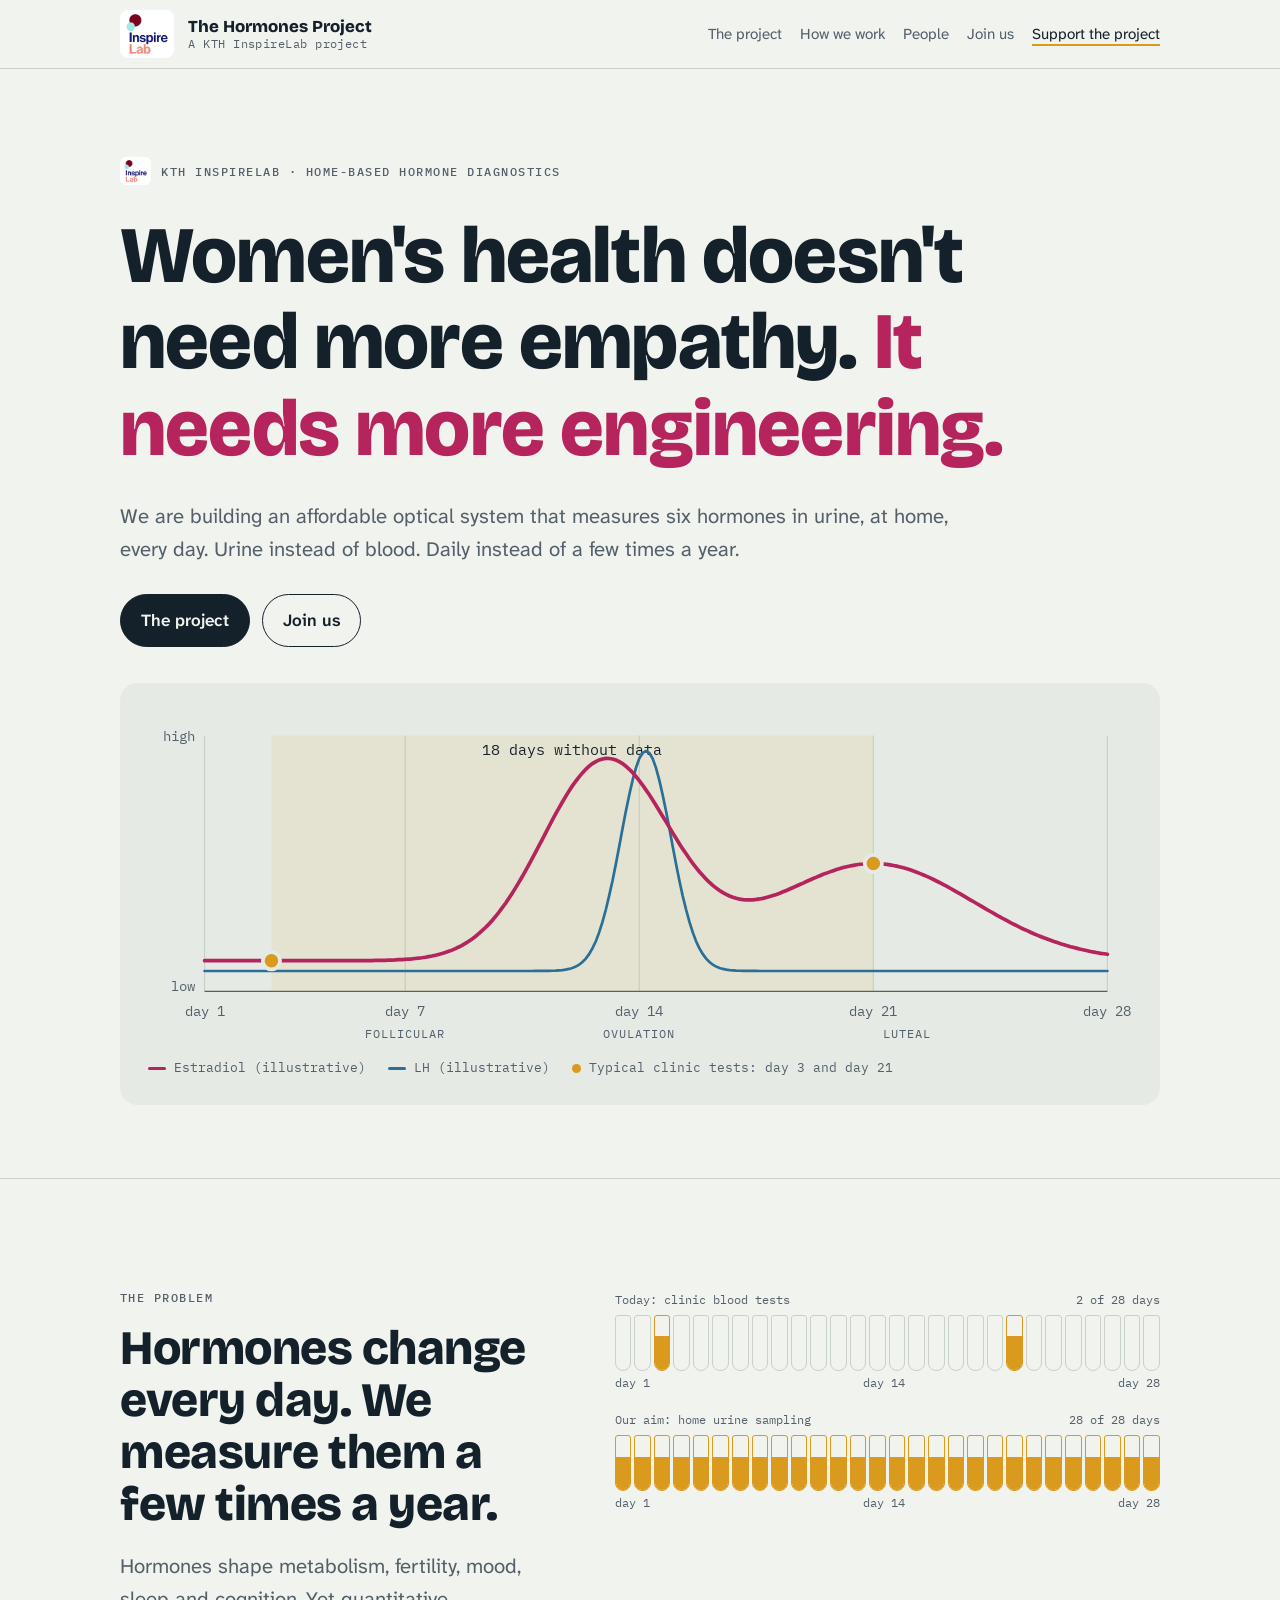
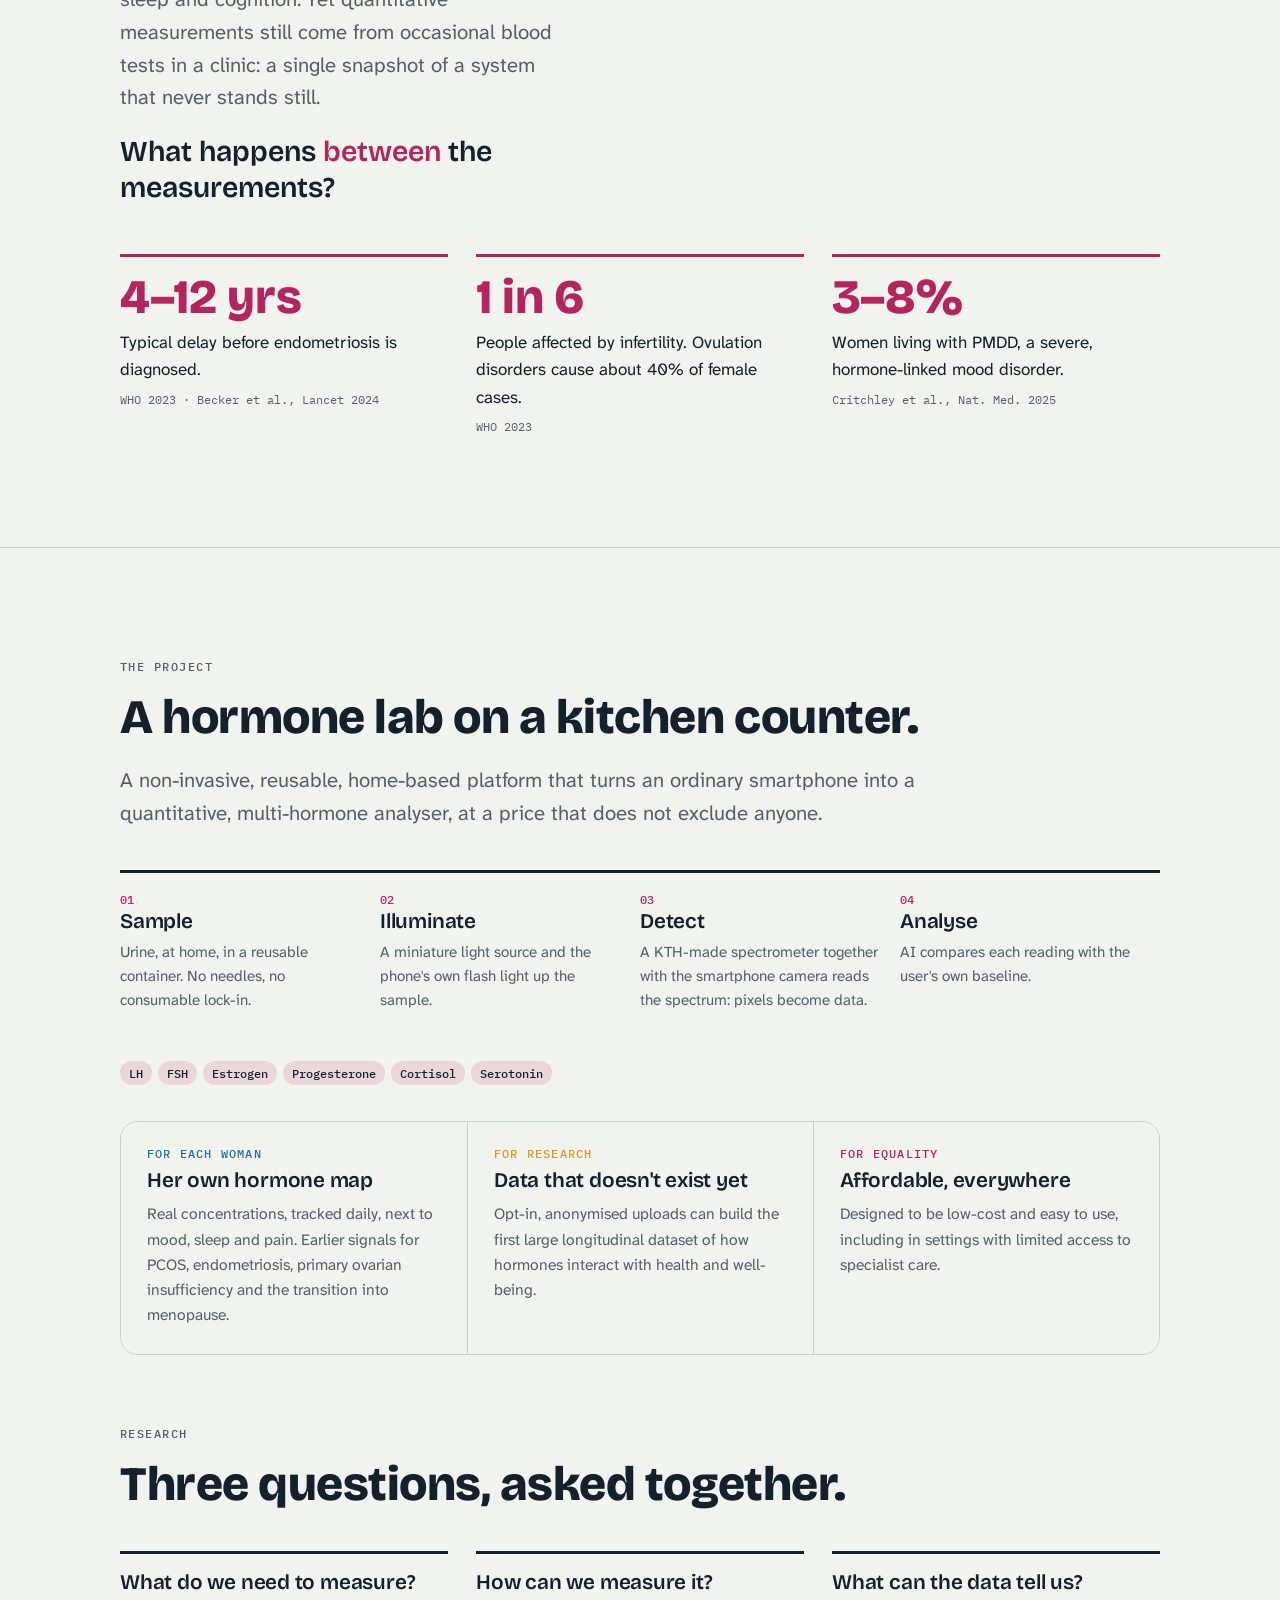
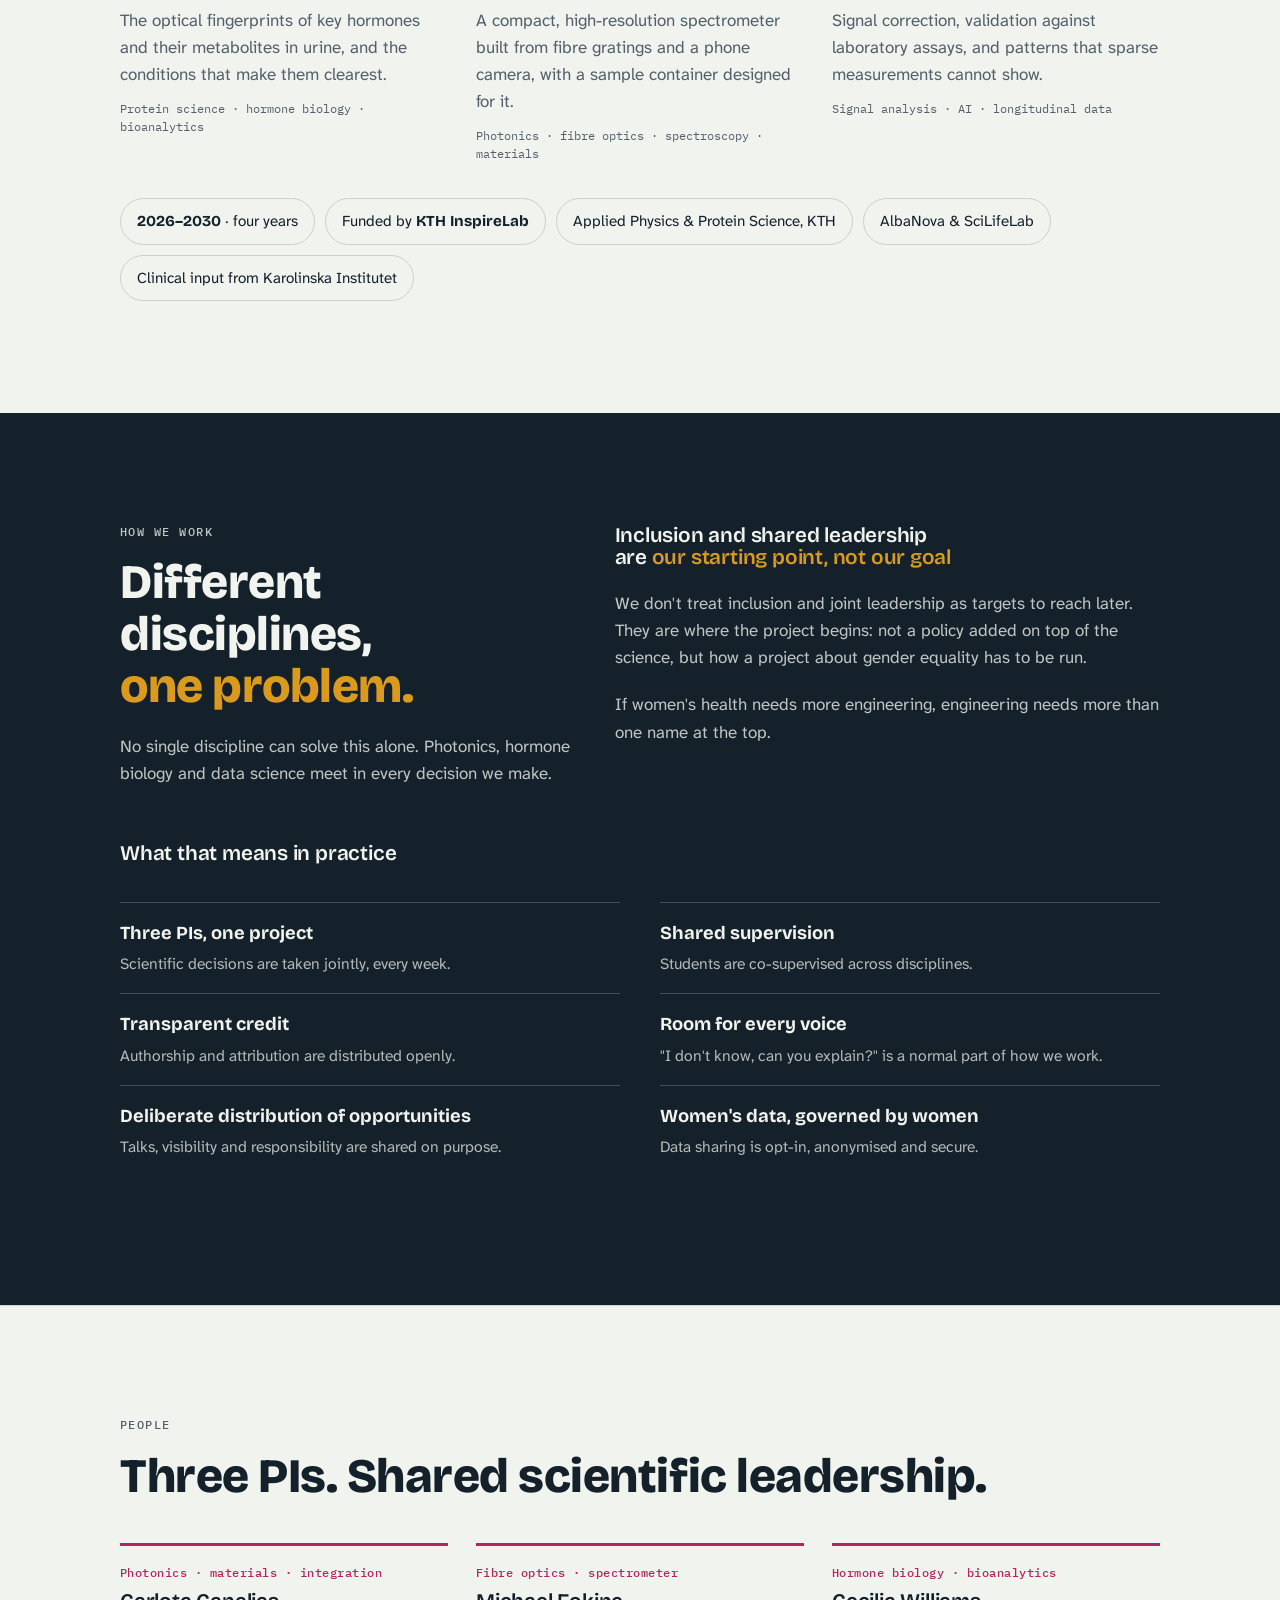
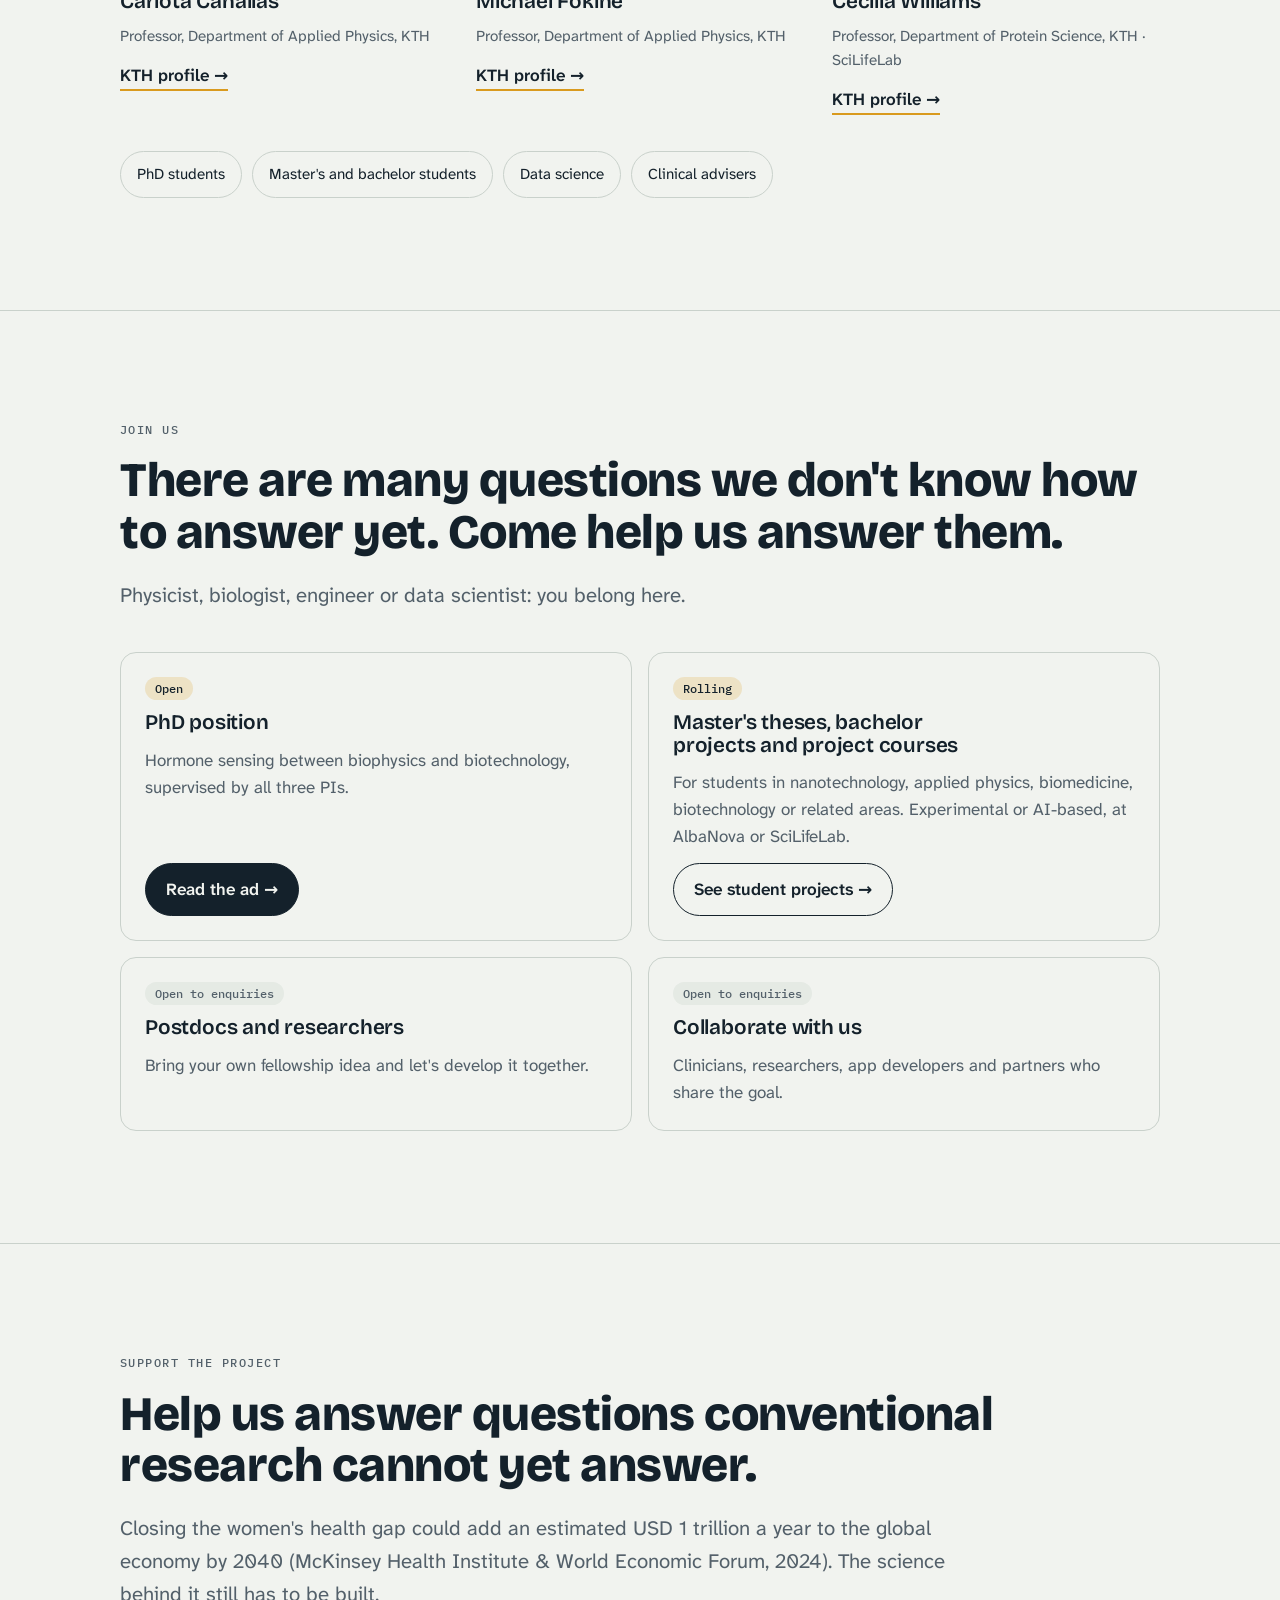
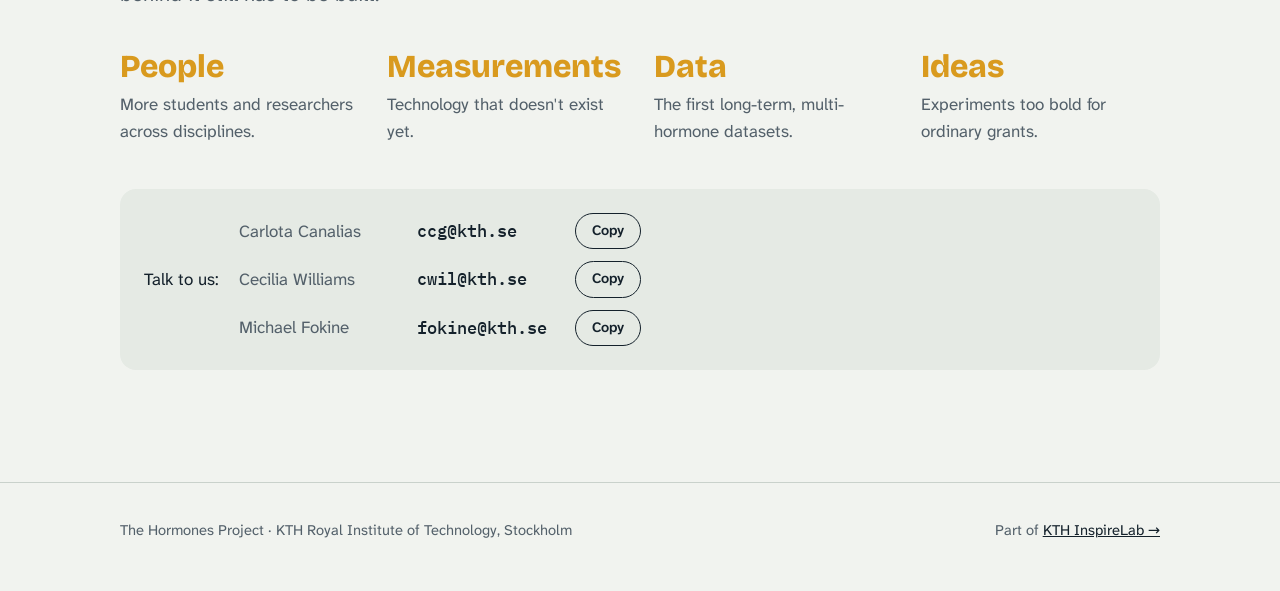
<file: index.html>
<!doctype html>
<html lang="en">
<head>
<meta charset="utf-8">
<meta name="viewport" content="width=device-width, initial-scale=1, viewport-fit=cover">
<title>The Hormones Project</title>
<meta name="description" content="A KTH InspireLab project building an affordable, home-based optical system that measures six hormones in urine, every day.">
<link rel="icon" href="inspirelab-logo.png">
<link rel="preconnect" href="https://fonts.googleapis.com">
<link rel="preconnect" href="https://fonts.gstatic.com" crossorigin>
<link rel="stylesheet" href="https://fonts.googleapis.com/css2?family=Bricolage+Grotesque:opsz,wght@12..96,400;12..96,600;12..96,800&family=Atkinson+Hyperlegible+Next:wght@400;600&family=IBM+Plex+Mono:wght@400;500&display=swap">
<link rel="stylesheet" href="style.css">
</head>
<body>
<header class="nav">
  <div class="wrap">
    <div class="brand">
      <a class="logo" href="https://www.kth.se/inspirelab" title="KTH InspireLab"><img src="inspirelab-logo.png" alt="KTH InspireLab" width="240" height="227"></a>
      <a class="name" href="#top">The Hormones Project<small>A KTH InspireLab project</small></a>
    </div>
    <nav aria-label="Main">
      <ul>
        <li><a href="#project">The project</a></li>
        <li><a href="#how">How we work</a></li>
        <li><a href="#people">People</a></li>
        <li><a href="#join">Join us</a></li>
        <li><a class="cta" href="#support">Support the project</a></li>
      </ul>
    </nav>
  </div>
</header>

<main id="top">
  <!-- HERO -->
  <section class="hero">
    <div class="wrap grid">
      <a class="part-of" href="https://www.kth.se/inspirelab"><img src="inspirelab-logo.png" alt="" width="240" height="227">KTH InspireLab · Home-based hormone diagnostics</a>
      <h1>Women's health doesn't need more empathy. <span>It needs more engineering.</span></h1>
      <p class="lede">We are building an affordable optical system that measures six hormones in urine, at home, every day. Urine instead of blood. Daily instead of a few times a year.</p>
      <div class="btns">
        <a class="btn solid" href="#project">The project</a>
        <a class="btn" href="#join">Join us</a>
      </div>
      <figure class="chart" style="margin-inline:0">
        <svg id="cycle" viewBox="0 0 800 270" role="img" aria-label="Illustrative hormone levels across a 28-day menstrual cycle, with clinic tests only on day 3 and day 21"></svg>
        <figcaption class="legend">
          <span><b style="background:var(--curve)"></b>Estradiol (illustrative)</span>
          <span><b style="background:var(--light)"></b>LH (illustrative)</span>
          <span><b style="background:var(--sample);height:9px;width:9px;border-radius:50%"></b>Typical clinic tests: day 3 and day 21</span>
        </figcaption>
      </figure>
    </div>
  </section>

  <!-- PROBLEM -->
  <section>
    <div class="wrap">
      <div class="two">
        <div class="stack">
          <div class="eyebrow">The problem</div>
          <h2>Hormones change every day. We measure them a few times a year.</h2>
          <p class="lede">Hormones shape metabolism, fertility, mood, sleep and cognition. Yet quantitative measurements still come from occasional blood tests in a clinic: a single snapshot of a system that never stands still.</p>
          <p class="pull">What happens <em>between</em> the measurements?</p>
        </div>
        <div class="tubes" aria-label="Sample tubes across a 28-day cycle">
          <div>
            <div class="row-label"><span>Today: clinic blood tests</span><span>2 of 28 days</span></div>
            <div class="row" id="row-clinic"></div>
            <div class="days"><span>day 1</span><span>day 14</span><span>day 28</span></div>
          </div>
          <div>
            <div class="row-label"><span>Our aim: home urine sampling</span><span>28 of 28 days</span></div>
            <div class="row" id="row-home"></div>
            <div class="days"><span>day 1</span><span>day 14</span><span>day 28</span></div>
          </div>
        </div>
      </div>
      <div class="stats">
        <div><span class="n">4–12 yrs</span><p>Typical delay before endometriosis is diagnosed.</p><span class="src">WHO 2023 · Becker et al., Lancet 2024</span></div>
        <div><span class="n">1 in 6</span><p>People affected by infertility. Ovulation disorders cause about 40% of female cases.</p><span class="src">WHO 2023</span></div>
        <div><span class="n">3–8%</span><p>Women living with PMDD, a severe, hormone-linked mood disorder.</p><span class="src">Critchley et al., Nat. Med. 2025</span></div>
      </div>
    </div>
  </section>

  <!-- PROJECT -->
  <section id="project">
    <div class="wrap">
      <div class="stack">
        <div class="eyebrow">The project</div>
        <h2>A hormone lab on a kitchen counter.</h2>
        <p class="lede">A non-invasive, reusable, home-based platform that turns an ordinary smartphone into a quantitative, multi-hormone analyser, at a price that does not exclude anyone.</p>
      </div>
      <ol class="steps">
        <li><h3>Sample</h3><p>Urine, at home, in a reusable container. No needles, no consumable lock-in.</p></li>
        <li><h3>Illuminate</h3><p>A miniature light source and the phone's own flash light up the sample.</p></li>
        <li><h3>Detect</h3><p>A KTH-made spectrometer together with the smartphone camera reads the spectrum: pixels become data.</p></li>
        <li><h3>Analyse</h3><p>AI compares each reading with the user's own baseline.</p></li>
      </ol>
      <div class="hormones" aria-label="Target hormones" style="margin-top:28px"><span>LH</span><span>FSH</span><span>Estrogen</span><span>Progesterone</span><span>Cortisol</span><span>Serotonin</span></div>

      <div class="flow">
        <div><span class="k">For each woman</span><h3>Her own hormone map</h3><p>Real concentrations, tracked daily, next to mood, sleep and pain. Earlier signals for PCOS, endometriosis, primary ovarian insufficiency and the transition into menopause.</p></div>
        <div><span class="k">For research</span><h3>Data that doesn't exist yet</h3><p>Opt-in, anonymised uploads can build the first large longitudinal dataset of how hormones interact with health and well-being.</p></div>
        <div><span class="k">For equality</span><h3>Affordable, everywhere</h3><p>Designed to be low-cost and easy to use, including in settings with limited access to specialist care.</p></div>
      </div>

      <div class="stack" style="margin-top:72px">
        <div class="eyebrow">Research</div>
        <h2>Three questions, asked together.</h2>
      </div>
      <div class="qs">
        <div class="q">
          <h3>What do we need to measure?</h3>
          <p>The optical fingerprints of key hormones and their metabolites in urine, and the conditions that make them clearest.</p>
          <div class="who">Protein science · hormone biology · bioanalytics</div>
        </div>
        <div class="q">
          <h3>How can we measure it?</h3>
          <p>A compact, high-resolution spectrometer built from fibre gratings and a phone camera, with a sample container designed for it.</p>
          <div class="who">Photonics · fibre optics · spectroscopy · materials</div>
        </div>
        <div class="q">
          <h3>What can the data tell us?</h3>
          <p>Signal correction, validation against laboratory assays, and patterns that sparse measurements cannot show.</p>
          <div class="who">Signal analysis · AI · longitudinal data</div>
        </div>
      </div>
      <div class="facts">
        <span><b>2026–2030</b> · four years</span>
        <span>Funded by <b>KTH InspireLab</b></span>
        <span>Applied Physics &amp; Protein Science, KTH</span>
        <span>AlbaNova &amp; SciLifeLab</span>
        <span>Clinical input from Karolinska Institutet</span>
      </div>
    </div>
  </section>

  <!-- HOW WE WORK -->
  <section id="how" class="dark">
    <div class="wrap">
      <div class="two">
        <div class="stack">
          <div class="eyebrow">How we work</div>
          <h2>Different disciplines, <span>one problem.</span></h2>
          <p>No single discipline can solve this alone. Photonics, hormone biology and data science meet in every decision we make.</p>
        </div>
        <div class="stack">
          <h3>Inclusion and shared leadership are <em>our starting point, not our goal</em></h3>
          <p>We don't treat inclusion and joint leadership as targets to reach later. They are where the project begins: not a policy added on top of the science, but how a project about gender equality has to be run.</p>
          <p>If women's health needs more engineering, engineering needs more than one name at the top.</p>
        </div>
      </div>
      <h3 style="margin-top:56px">What that means in practice</h3>
      <ul class="practice">
        <li><strong>Three PIs, one project</strong><span>Scientific decisions are taken jointly, every week.</span></li>
        <li><strong>Shared supervision</strong><span>Students are co-supervised across disciplines.</span></li>
        <li><strong>Transparent credit</strong><span>Authorship and attribution are distributed openly.</span></li>
        <li><strong>Room for every voice</strong><span>"I don't know, can you explain?" is a normal part of how we work.</span></li>
        <li><strong>Deliberate distribution of opportunities</strong><span>Talks, visibility and responsibility are shared on purpose.</span></li>
        <li><strong>Women's data, governed by women</strong><span>Data sharing is opt-in, anonymised and secure.</span></li>
      </ul>
    </div>
  </section>

  <!-- PEOPLE -->
  <section id="people">
    <div class="wrap">
      <div class="stack">
        <div class="eyebrow">People</div>
        <h2>Three PIs. Shared scientific leadership.</h2>
      </div>
      <div class="pis">
        <article class="pi">
          <span class="field">Photonics · materials · integration</span>
          <h3>Carlota Canalias</h3>
          <span class="dept">Professor, Department of Applied Physics, KTH</span>
          <a class="profile" href="https://www.kth.se/profile/ccg">KTH profile →</a>
        </article>
        <article class="pi">
          <span class="field">Fibre optics · spectrometer</span>
          <h3>Michael Fokine</h3>
          <span class="dept">Professor, Department of Applied Physics, KTH</span>
          <a class="profile" href="https://www.kth.se/profile/fokine">KTH profile →</a>
        </article>
        <article class="pi">
          <span class="field">Hormone biology · bioanalytics</span>
          <h3>Cecilia Williams</h3>
          <span class="dept">Professor, Department of Protein Science, KTH · SciLifeLab</span>
          <a class="profile" href="https://www.kth.se/profile/cwil">KTH profile →</a>
        </article>
      </div>
      <div class="team" aria-label="Team">
        <span>PhD students</span><span>Master's and bachelor students</span><span>Data science</span><span>Clinical advisers</span>
      </div>
    </div>
  </section>

  <!-- JOIN -->
  <section id="join">
    <div class="wrap">
      <div class="stack">
        <div class="eyebrow">Join us</div>
        <h2>There are many questions we don't know how to answer yet. Come help us answer them.</h2>
        <p class="lede">Physicist, biologist, engineer or data scientist: you belong here.</p>
      </div>
      <div class="join">
        <div class="card">
          <span class="status open">Open</span>
          <h3>PhD position</h3>
          <p>Hormone sensing between biophysics and biotechnology, supervised by all three PIs.</p>
          <a class="btn solid" href="phd.html">Read the ad →</a>
        </div>
        <div class="card">
          <span class="status open">Rolling</span>
          <h3>Master's theses, bachelor projects and project courses</h3>
          <p>For students in nanotechnology, applied physics, biomedicine, biotechnology or related areas. Experimental or AI-based, at AlbaNova or SciLifeLab.</p>
          <a class="btn" href="master.html">See student projects →</a>
        </div>
        <div class="card">
          <span class="status">Open to enquiries</span>
          <h3>Postdocs and researchers</h3>
          <p>Bring your own fellowship idea and let's develop it together.</p>
        </div>
        <div class="card">
          <span class="status">Open to enquiries</span>
          <h3>Collaborate with us</h3>
          <p>Clinicians, researchers, app developers and partners who share the goal.</p>
        </div>
      </div>
    </div>
  </section>

  <!-- SUPPORT -->
  <section id="support">
    <div class="wrap">
      <div class="stack">
        <div class="eyebrow">Support the project</div>
        <h2>Help us answer questions conventional research cannot yet answer.</h2>
        <p class="lede">Closing the women's health gap could add an estimated USD 1 trillion a year to the global economy by 2040 (McKinsey Health Institute &amp; World Economic Forum, 2024). The science behind it still has to be built.</p>
      </div>
      <div class="support">
        <div><span class="n">People</span><p>More students and researchers across disciplines.</p></div>
        <div><span class="n">Measurements</span><p>Technology that doesn't exist yet.</p></div>
        <div><span class="n">Data</span><p>The first long-term, multi-hormone datasets.</p></div>
        <div><span class="n">Ideas</span><p>Experiments too bold for ordinary grants.</p></div>
      </div>
      <div class="contact">
        <span>Talk to us:</span>
        <ul class="mails">
          <li><span>Carlota Canalias</span><code>ccg@kth.se</code><button class="copy" type="button">Copy</button></li>
          <li><span>Cecilia Williams</span><code>cwil@kth.se</code><button class="copy" type="button">Copy</button></li>
          <li><span>Michael Fokine</span><code>fokine@kth.se</code><button class="copy" type="button">Copy</button></li>
        </ul>
      </div>
    </div>
  </section>
</main>

<footer>
  <div class="wrap">
    <span>The Hormones Project · KTH Royal Institute of Technology, Stockholm</span>
    <span>Part of <a href="https://www.kth.se/inspirelab">KTH InspireLab →</a></span>
  </div>
</footer>

<script>
(function(){
  // Hero chart: illustrative, smooth hormone curves over a 28-day cycle
  var svg=document.getElementById('cycle'), NS='http://www.w3.org/2000/svg';
  var L=46,R=780,T=20,B=228;
  var x=function(d){return L+(d-1)/27*(R-L)};
  var y=function(v){return B-v*(B-T)};
  var g=function(d,m,s){return Math.exp(-((d-m)*(d-m))/(2*s*s))};
  var e2=function(d){return .12+.78*g(d,13,1.9)+.38*g(d,21,3)};
  var lh=function(d){return .08+.86*g(d,14.2,.75)};
  function el(n,a){var e=document.createElementNS(NS,n);for(var k in a)e.setAttribute(k,a[k]);svg.appendChild(e);return e}
  function path(f){var s='';for(var d=1;d<=28.001;d+=.1){s+=(s?'L':'M')+x(d).toFixed(1)+' '+y(f(d)).toFixed(1)}return s}
  [1,7,14,21,28].forEach(function(d){
    el('line',{x1:x(d),x2:x(d),y1:T,y2:B,stroke:'var(--line)','stroke-width':1});
    var t=el('text',{x:x(d),y:B+20,'text-anchor':'middle'});t.textContent='day '+d;
  });
  el('line',{x1:L,x2:R,y1:B,y2:B,stroke:'var(--muted)','stroke-width':1});
  var yl=el('text',{x:L-8,y:T+4,'text-anchor':'end'});yl.textContent='high';
  var y0=el('text',{x:L-8,y:B,'text-anchor':'end'});y0.textContent='low';
  el('rect',{x:x(3),y:T,width:x(21)-x(3),height:B-T,fill:'var(--sample-soft)',opacity:.45});
  var q=el('text',{x:(x(3)+x(21))/2,y:T+16,'text-anchor':'middle',style:'fill:var(--ink);font-size:12px'});q.textContent='18 days without data';
  el('path',{d:path(lh),fill:'none',stroke:'var(--light)','stroke-width':2.2,'stroke-linecap':'round'});
  el('path',{d:path(e2),fill:'none',stroke:'var(--curve)','stroke-width':3,'stroke-linecap':'round'});
  [3,21].forEach(function(d){
    el('circle',{cx:x(d),cy:y(e2(d)),r:7,fill:'var(--sample)',stroke:'var(--paper-2)','stroke-width':3});
  });
  [['follicular',7],['ovulation',14],['luteal',22]].forEach(function(p){var t=el('text',{x:x(p[1]),y:B+38,'text-anchor':'middle',style:'font-size:10px;letter-spacing:.08em'});t.textContent=p[0].toUpperCase()});
  svg.setAttribute('viewBox','0 0 800 '+(B+46));

  // Tubes
  function fill(id,on){var r=document.getElementById(id);for(var d=1;d<=28;d++){var t=document.createElement('span');t.className='tube'+(on(d)?' on':'');t.title='day '+d;r.appendChild(t)}}
  fill('row-clinic',function(d){return d===3||d===21});
  fill('row-home',function(){return true});

  // Copy email
  document.querySelectorAll('.mails li').forEach(function(li){
    var b=li.querySelector('.copy'),m=li.querySelector('code');
    b.addEventListener('click',function(){
      function sel(){var r=document.createRange();r.selectNodeContents(m);var s=getSelection();s.removeAllRanges();s.addRange(r);b.textContent='Selected, press copy'}
      if(navigator.clipboard&&navigator.clipboard.writeText){navigator.clipboard.writeText(m.textContent).then(function(){b.textContent='Copied'},sel)}else sel();
    });
  });
})();
</script>
</body>
</html>
</file>
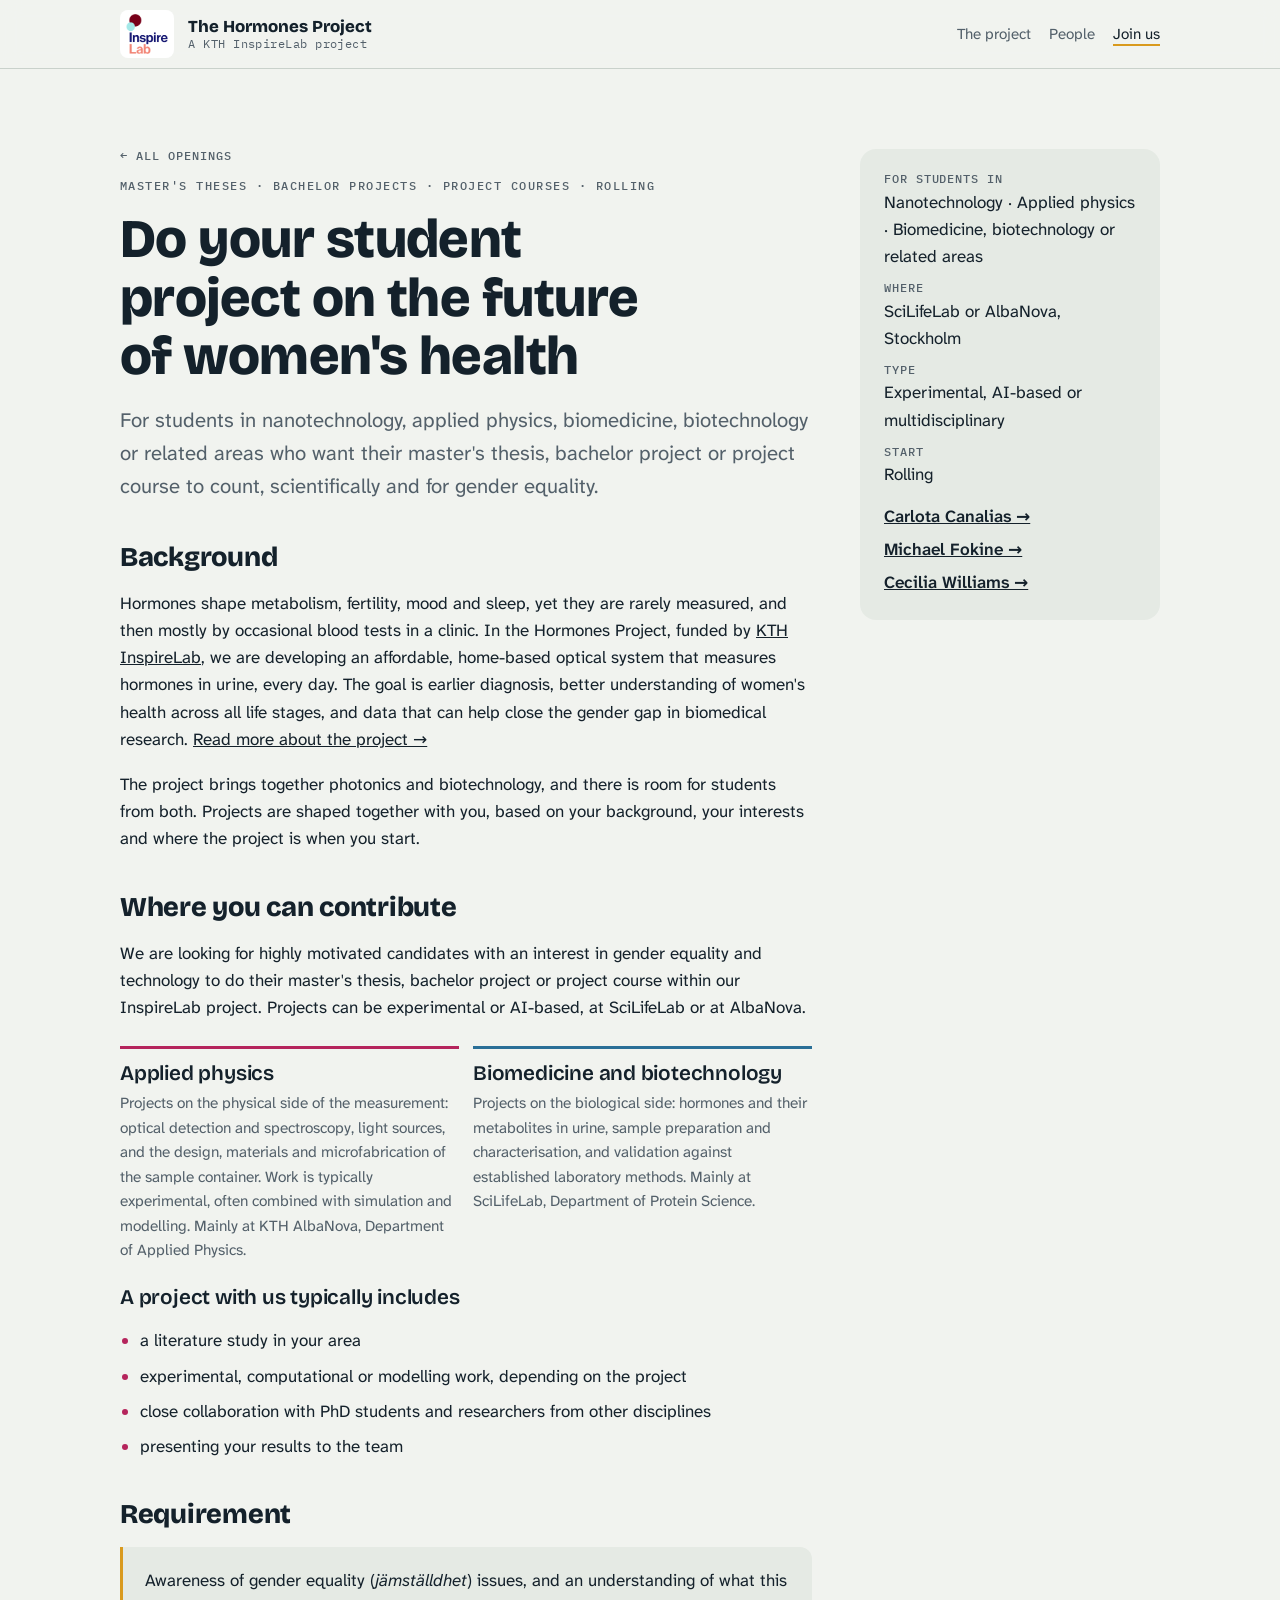
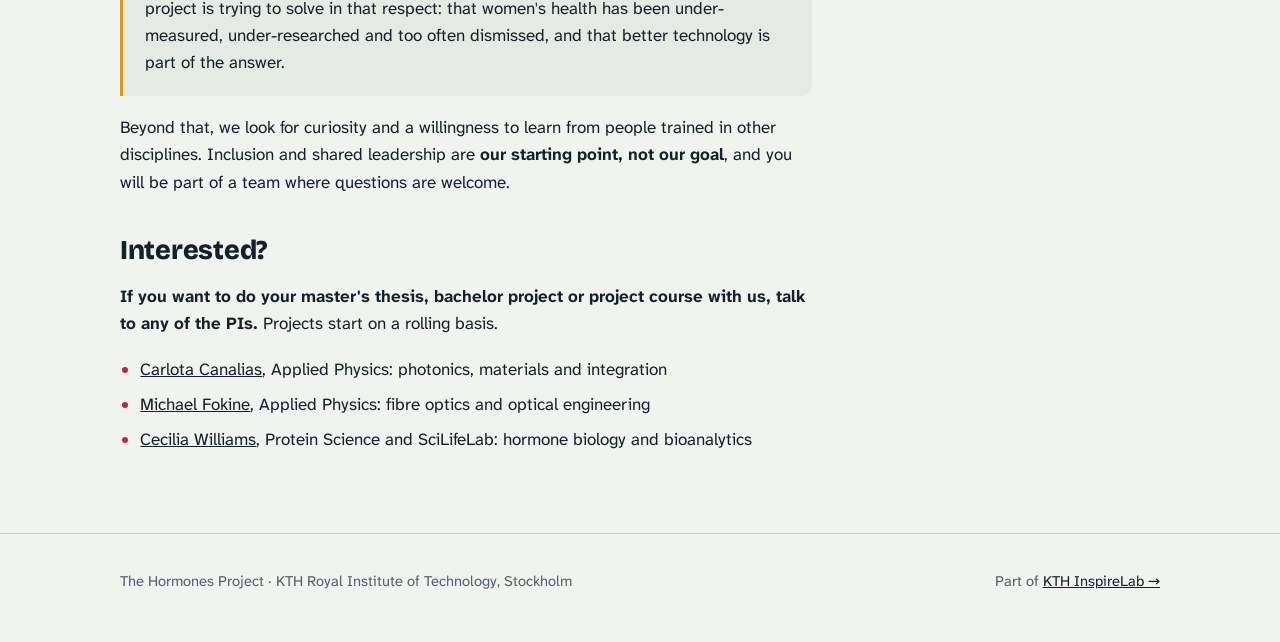
<file: master.html>
<!doctype html>
<html lang="en">
<head>
<meta charset="utf-8">
<meta name="viewport" content="width=device-width, initial-scale=1, viewport-fit=cover">
<title>Student Projects · Hormones Project</title>
<meta name="description" content="Master's theses, bachelor projects and project courses in the KTH InspireLab Hormones Project, for students in nanotechnology, applied physics, biomedicine, biotechnology and related areas.">
<link rel="icon" href="inspirelab-logo.png">
<link rel="preconnect" href="https://fonts.googleapis.com">
<link rel="preconnect" href="https://fonts.gstatic.com" crossorigin>
<link rel="stylesheet" href="https://fonts.googleapis.com/css2?family=Bricolage+Grotesque:opsz,wght@12..96,400;12..96,600;12..96,800&family=Atkinson+Hyperlegible+Next:wght@400;600&family=IBM+Plex+Mono:wght@400;500&display=swap">
<link rel="stylesheet" href="style.css">
</head>
<body>
<header class="nav">
  <div class="wrap">
    <div class="brand">
      <a class="logo" href="https://www.kth.se/inspirelab" title="KTH InspireLab"><img src="inspirelab-logo.png" alt="KTH InspireLab" width="240" height="227"></a>
      <a class="name" href="index.html">The Hormones Project<small>A KTH InspireLab project</small></a>
    </div>
    <nav aria-label="Main">
      <ul>
        <li><a href="index.html#project">The project</a></li>
        <li><a href="index.html#people">People</a></li>
        <li><a class="cta" href="index.html#join">Join us</a></li>
      </ul>
    </nav>
  </div>
</header>

<main class="ad">
  <div class="wrap">
    <article>
      <a class="back" href="index.html#join">← All openings</a>
      <div class="eyebrow">Master's theses · Bachelor projects · Project courses · Rolling</div>
      <h1>Do your student project on the future of women's health</h1>
      <p class="lede">For students in nanotechnology, applied physics, biomedicine, biotechnology or related areas who want their master's thesis, bachelor project or project course to count, scientifically and for gender equality.</p>

      <h2>Background</h2>
      <p>Hormones shape metabolism, fertility, mood and sleep, yet they are rarely measured, and then mostly by occasional blood tests in a clinic. In the Hormones Project, funded by <a href="https://www.kth.se/inspirelab">KTH InspireLab</a>, we are developing an affordable, home-based optical system that measures hormones in urine, every day. The goal is earlier diagnosis, better understanding of women's health across all life stages, and data that can help close the gender gap in biomedical research. <a href="index.html#project">Read more about the project →</a></p>
      <p>The project brings together photonics and biotechnology, and there is room for students from both. Projects are shaped together with you, based on your background, your interests and where the project is when you start.</p>

      <h2>Where you can contribute</h2>
      <p>We are looking for highly motivated candidates with an interest in gender equality and technology to do their master's thesis, bachelor project or project course within our InspireLab project. Projects can be experimental or AI-based, at SciLifeLab or at AlbaNova.</p>
      <div class="tracks two">
        <div><h3>Applied physics</h3><p>Projects on the physical side of the measurement: optical detection and spectroscopy, light sources, and the design, materials and microfabrication of the sample container. Work is typically experimental, often combined with simulation and modelling. Mainly at KTH AlbaNova, Department of Applied Physics.</p></div>
        <div><h3>Biomedicine and biotechnology</h3><p>Projects on the biological side: hormones and their metabolites in urine, sample preparation and characterisation, and validation against established laboratory methods. Mainly at SciLifeLab, Department of Protein Science.</p></div>
      </div>
      <h3>A project with us typically includes</h3>
      <ul>
        <li>a literature study in your area</li>
        <li>experimental, computational or modelling work, depending on the project</li>
        <li>close collaboration with PhD students and researchers from other disciplines</li>
        <li>presenting your results to the team</li>
      </ul>

      <h2>Requirement</h2>
      <div class="callout">
        <p>Awareness of gender equality (<em>jämställdhet</em>) issues, and an understanding of what this project is trying to solve in that respect: that women's health has been under-measured, under-researched and too often dismissed, and that better technology is part of the answer.</p>
      </div>
      <p>Beyond that, we look for curiosity and a willingness to learn from people trained in other disciplines. Inclusion and shared leadership are <strong>our starting point, not our goal</strong>, and you will be part of a team where questions are welcome.</p>

      <h2>Interested?</h2>
      <p><strong>If you want to do your master's thesis, bachelor project or project course with us, talk to any of the PIs.</strong> Projects start on a rolling basis.</p>
      <ul>
        <li><a href="https://www.kth.se/profile/ccg">Carlota Canalias</a>, Applied Physics: photonics, materials and integration</li>
        <li><a href="https://www.kth.se/profile/fokine">Michael Fokine</a>, Applied Physics: fibre optics and optical engineering</li>
        <li><a href="https://www.kth.se/profile/cwil">Cecilia Williams</a>, Protein Science and SciLifeLab: hormone biology and bioanalytics</li>
      </ul>
    </article>

    <aside aria-label="Key facts">
      <dl>
        <div><dt>For students in</dt><dd>Nanotechnology · Applied physics · Biomedicine, biotechnology or related areas</dd></div>
        <div><dt>Where</dt><dd>SciLifeLab or AlbaNova, Stockholm</dd></div>
        <div><dt>Type</dt><dd>Experimental, AI-based or multidisciplinary</dd></div>
        <div><dt>Start</dt><dd>Rolling</dd></div>
      </dl>
      <ul class="pi-links">
        <li><a href="https://www.kth.se/profile/ccg">Carlota Canalias →</a></li>
        <li><a href="https://www.kth.se/profile/fokine">Michael Fokine →</a></li>
        <li><a href="https://www.kth.se/profile/cwil">Cecilia Williams →</a></li>
      </ul>
    </aside>
  </div>
</main>

<footer>
  <div class="wrap">
    <span>The Hormones Project · KTH Royal Institute of Technology, Stockholm</span>
    <span>Part of <a href="https://www.kth.se/inspirelab">KTH InspireLab →</a></span>
  </div>
</footer>
</body>
</html>
</file>
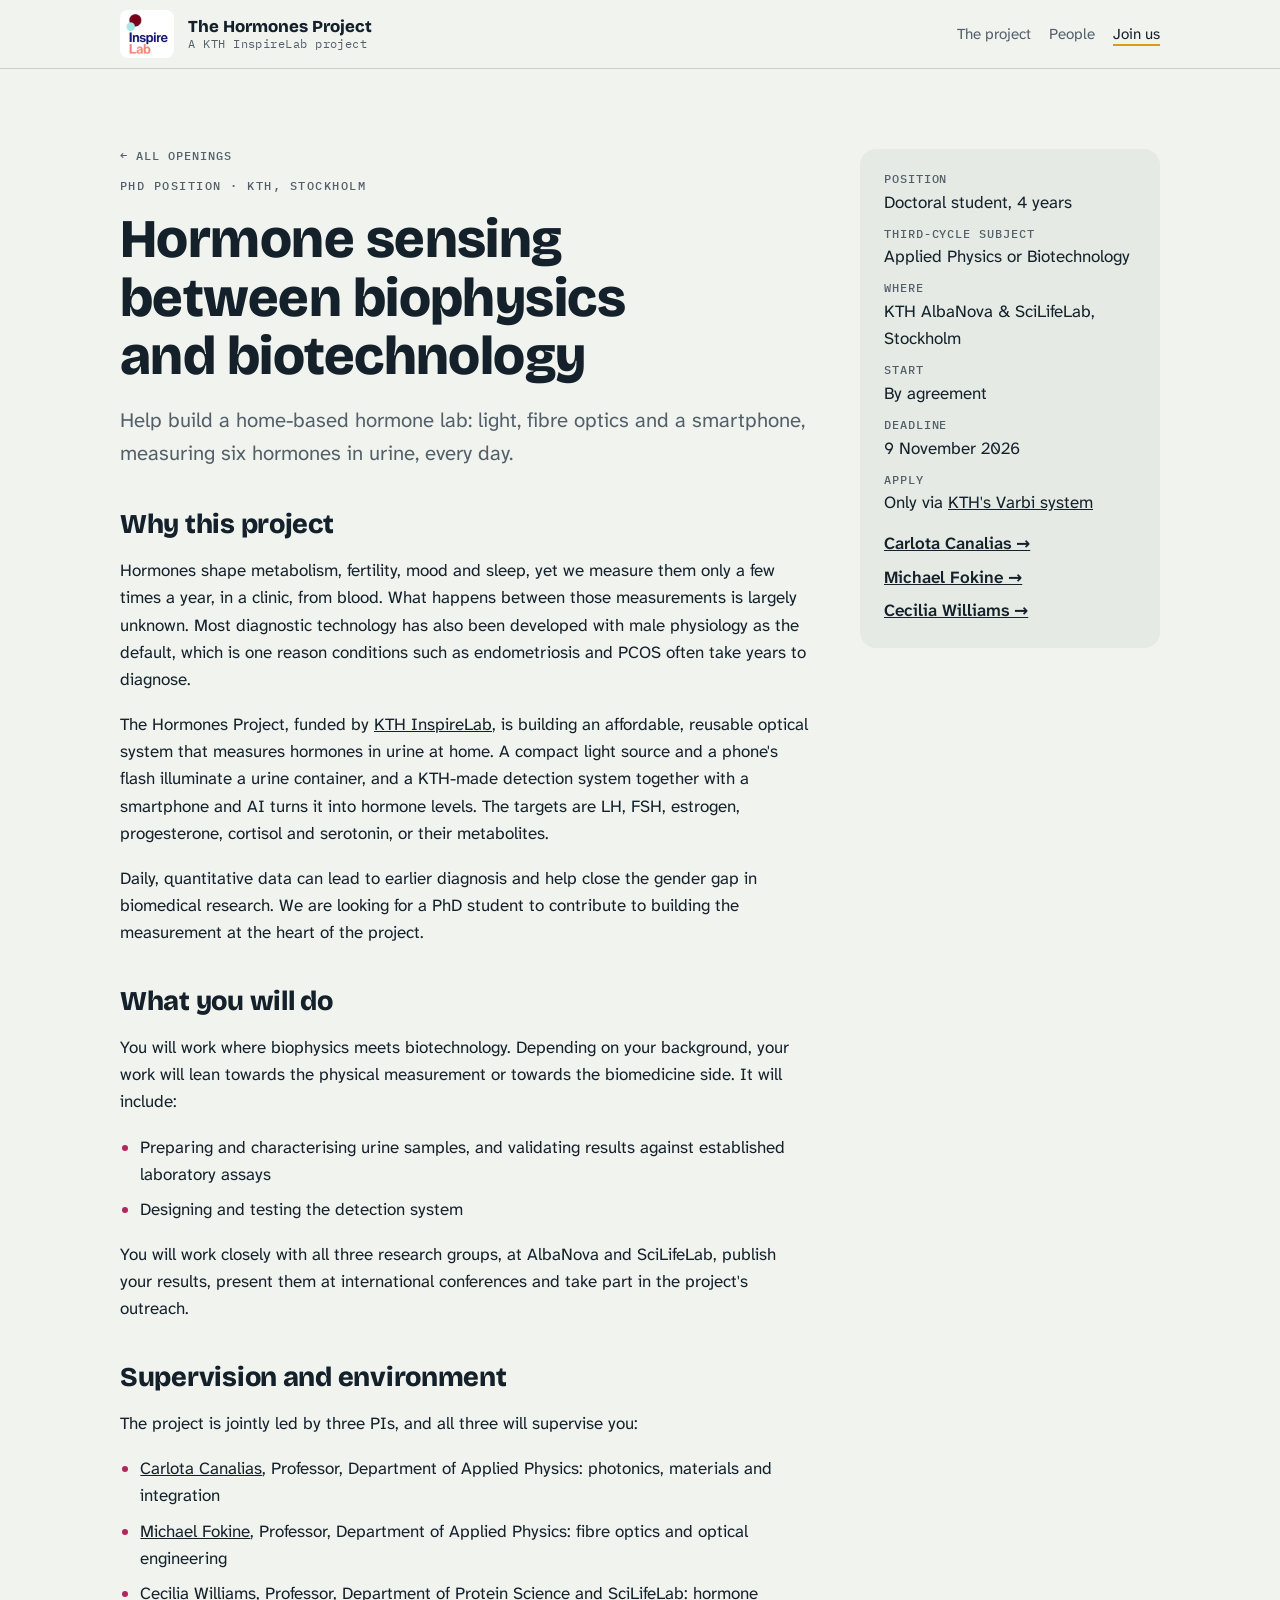
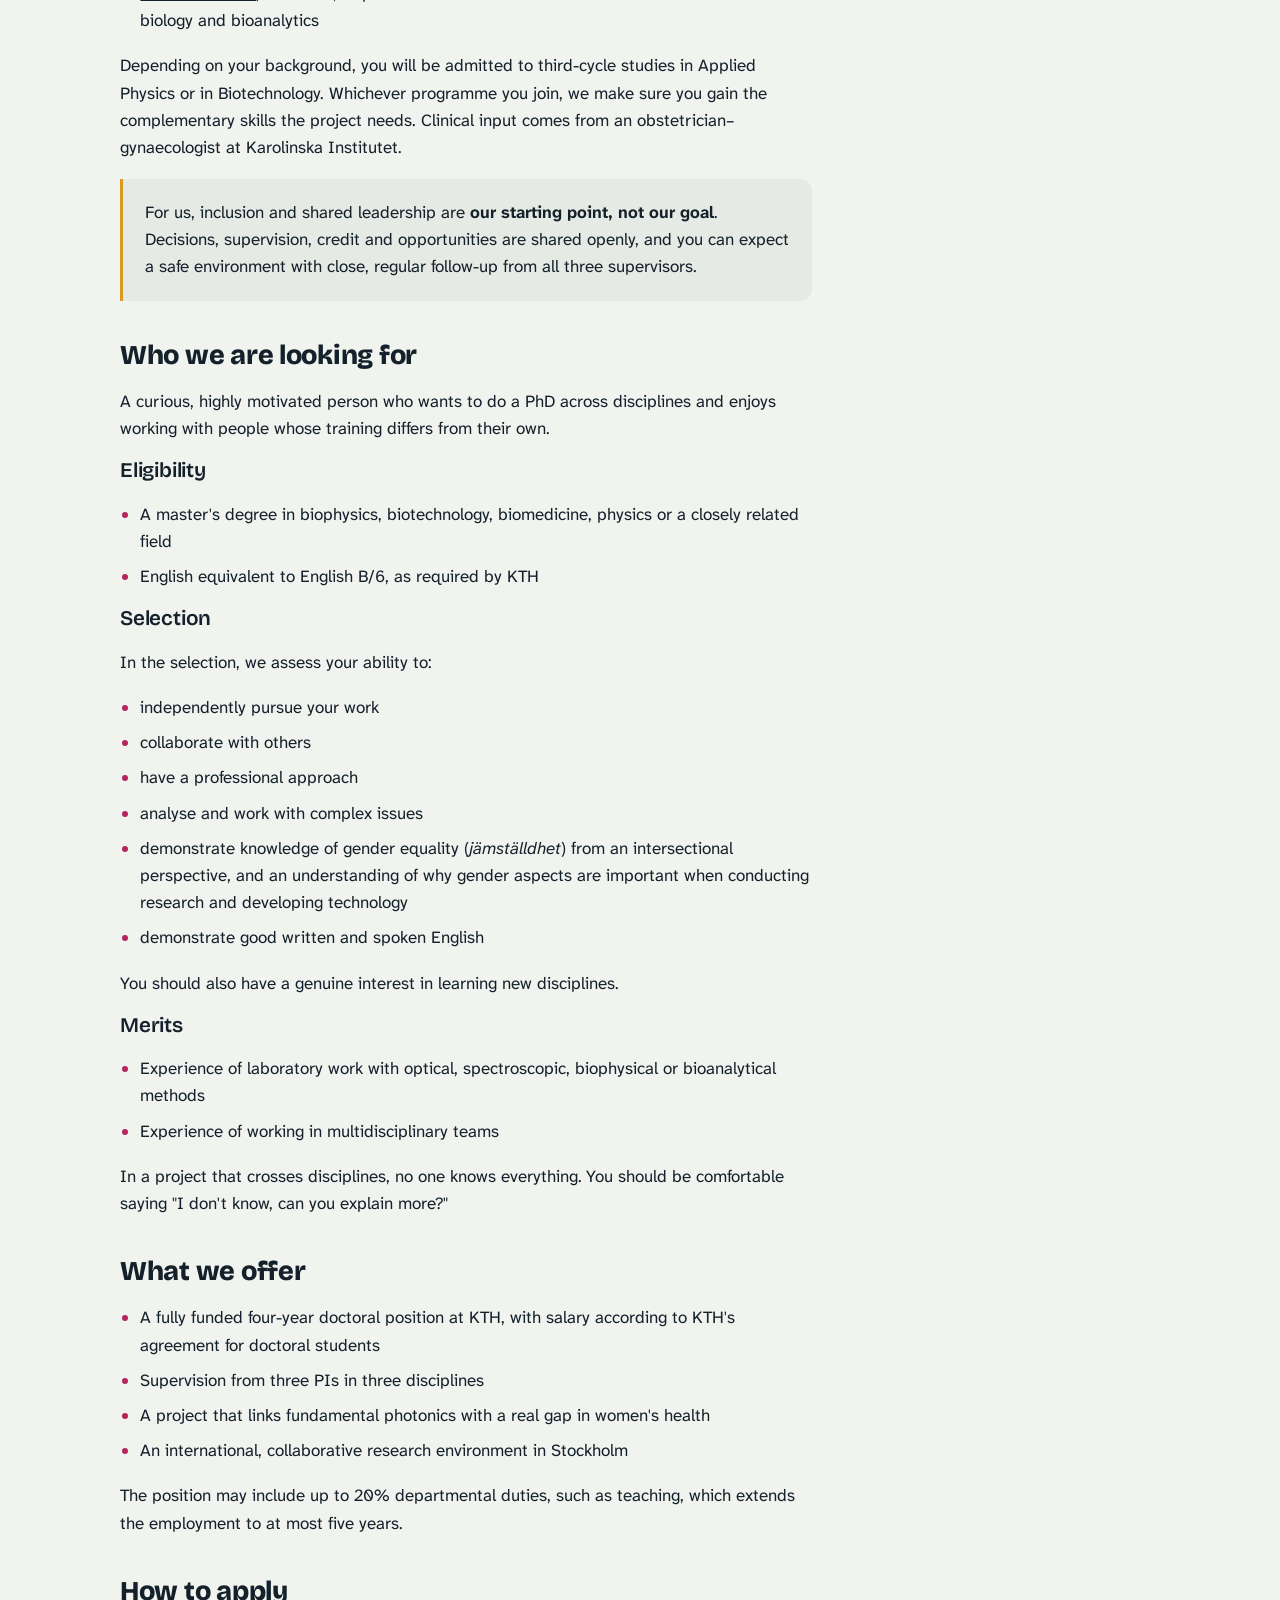
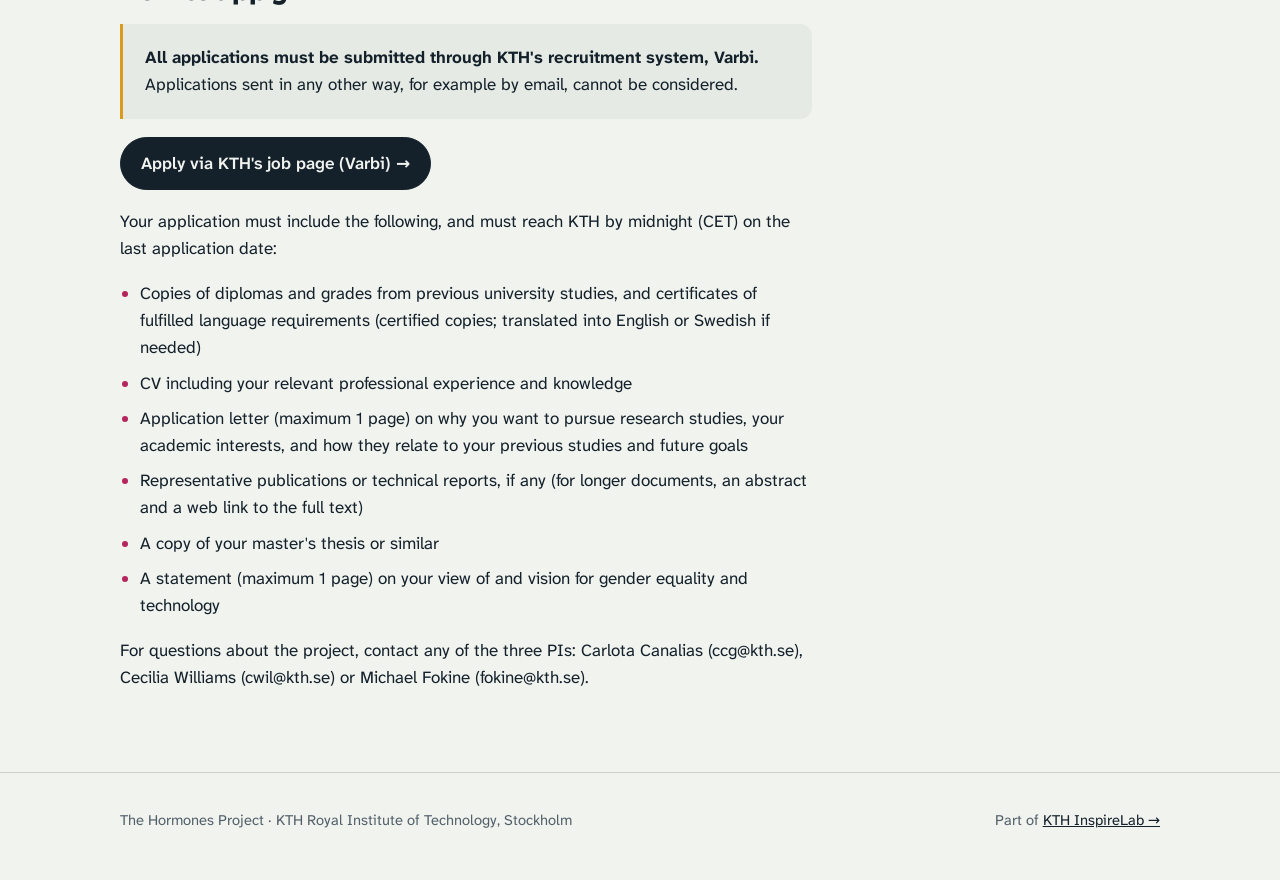
<file: phd.html>
<!doctype html>
<html lang="en">
<head>
<meta charset="utf-8">
<meta name="viewport" content="width=device-width, initial-scale=1, viewport-fit=cover">
<title>PhD Position · Hormones Project</title>
<meta name="description" content="PhD position at KTH: hormone sensing between biophysics and biotechnology, in the KTH InspireLab Hormones Project.">
<link rel="icon" href="inspirelab-logo.png">
<link rel="preconnect" href="https://fonts.googleapis.com">
<link rel="preconnect" href="https://fonts.gstatic.com" crossorigin>
<link rel="stylesheet" href="https://fonts.googleapis.com/css2?family=Bricolage+Grotesque:opsz,wght@12..96,400;12..96,600;12..96,800&family=Atkinson+Hyperlegible+Next:wght@400;600&family=IBM+Plex+Mono:wght@400;500&display=swap">
<link rel="stylesheet" href="style.css">
</head>
<body>
<header class="nav">
  <div class="wrap">
    <div class="brand">
      <a class="logo" href="https://www.kth.se/inspirelab" title="KTH InspireLab"><img src="inspirelab-logo.png" alt="KTH InspireLab" width="240" height="227"></a>
      <a class="name" href="index.html">The Hormones Project<small>A KTH InspireLab project</small></a>
    </div>
    <nav aria-label="Main">
      <ul>
        <li><a href="index.html#project">The project</a></li>
        <li><a href="index.html#people">People</a></li>
        <li><a class="cta" href="index.html#join">Join us</a></li>
      </ul>
    </nav>
  </div>
</header>

<main class="ad">
  <div class="wrap">
    <article>
      <a class="back" href="index.html#join">← All openings</a>
      <div class="eyebrow">PhD position · KTH, Stockholm</div>
      <h1>Hormone sensing between biophysics and biotechnology</h1>
      <p class="lede">Help build a home-based hormone lab: light, fibre optics and a smartphone, measuring six hormones in urine, every day.</p>

      <h2>Why this project</h2>
      <p>Hormones shape metabolism, fertility, mood and sleep, yet we measure them only a few times a year, in a clinic, from blood. What happens between those measurements is largely unknown. Most diagnostic technology has also been developed with male physiology as the default, which is one reason conditions such as endometriosis and PCOS often take years to diagnose.</p>
      <p>The Hormones Project, funded by <a href="https://www.kth.se/inspirelab">KTH InspireLab</a>, is building an affordable, reusable optical system that measures hormones in urine at home. A compact light source and a phone's flash illuminate a urine container, and a KTH-made detection system together with a smartphone and AI turns it into hormone levels. The targets are LH, FSH, estrogen, progesterone, cortisol and serotonin, or their metabolites.</p>
      <p>Daily, quantitative data can lead to earlier diagnosis and help close the gender gap in biomedical research. We are looking for a PhD student to contribute to building the measurement at the heart of the project.</p>

      <h2>What you will do</h2>
      <p>You will work where biophysics meets biotechnology. Depending on your background, your work will lean towards the physical measurement or towards the biomedicine side. It will include:</p>
      <ul>
        <li>Preparing and characterising urine samples, and validating results against established laboratory assays</li>
        <li>Designing and testing the detection system</li>
      </ul>
      <p>You will work closely with all three research groups, at AlbaNova and SciLifeLab, publish your results, present them at international conferences and take part in the project's outreach.</p>

      <h2>Supervision and environment</h2>
      <p>The project is jointly led by three PIs, and all three will supervise you:</p>
      <ul>
        <li><a href="https://www.kth.se/profile/ccg">Carlota Canalias</a>, Professor, Department of Applied Physics: photonics, materials and integration</li>
        <li><a href="https://www.kth.se/profile/fokine">Michael Fokine</a>, Professor, Department of Applied Physics: fibre optics and optical engineering</li>
        <li><a href="https://www.kth.se/profile/cwil">Cecilia Williams</a>, Professor, Department of Protein Science and SciLifeLab: hormone biology and bioanalytics</li>
      </ul>
      <p>Depending on your background, you will be admitted to third-cycle studies in Applied Physics or in Biotechnology. Whichever programme you join, we make sure you gain the complementary skills the project needs. Clinical input comes from an obstetrician–gynaecologist at Karolinska Institutet.</p>
      <div class="callout">
        <p>For us, inclusion and shared leadership are <strong>our starting point, not our goal</strong>. Decisions, supervision, credit and opportunities are shared openly, and you can expect a safe environment with close, regular follow-up from all three supervisors.</p>
      </div>

      <h2>Who we are looking for</h2>
      <p>A curious, highly motivated person who wants to do a PhD across disciplines and enjoys working with people whose training differs from their own.</p>
      <h3>Eligibility</h3>
      <ul>
        <li>A master's degree in biophysics, biotechnology, biomedicine, physics or a closely related field</li>
        <li>English equivalent to English B/6, as required by KTH</li>
      </ul>
      <h3>Selection</h3>
      <p>In the selection, we assess your ability to:</p>
      <ul>
        <li>independently pursue your work</li>
        <li>collaborate with others</li>
        <li>have a professional approach</li>
        <li>analyse and work with complex issues</li>
        <li>demonstrate knowledge of gender equality (<em>jämställdhet</em>) from an intersectional perspective, and an understanding of why gender aspects are important when conducting research and developing technology</li>
        <li>demonstrate good written and spoken English</li>
      </ul>
      <p>You should also have a genuine interest in learning new disciplines.</p>
      <h3>Merits</h3>
      <ul>
        <li>Experience of laboratory work with optical, spectroscopic, biophysical or bioanalytical methods</li>
        <li>Experience of working in multidisciplinary teams</li>
      </ul>
      <p>In a project that crosses disciplines, no one knows everything. You should be comfortable saying "I don't know, can you explain more?"</p>

      <h2>What we offer</h2>
      <ul>
        <li>A fully funded four-year doctoral position at KTH, with salary according to KTH's agreement for doctoral students</li>
        <li>Supervision from three PIs in three disciplines</li>
        <li>A project that links fundamental photonics with a real gap in women's health</li>
        <li>An international, collaborative research environment in Stockholm</li>
      </ul>
      <p>The position may include up to 20% departmental duties, such as teaching, which extends the employment to at most five years.</p>

      <h2>How to apply</h2>
      <div class="callout">
        <p><strong>All applications must be submitted through KTH's recruitment system, Varbi.</strong> Applications sent in any other way, for example by email, cannot be considered.</p>
      </div>
      <a class="btn solid" style="align-self:flex-start" href="https://www.kth.se/lediga-jobb?l=en">Apply via KTH's job page (Varbi) →</a>
      <p>Your application must include the following, and must reach KTH by midnight (CET) on the last application date:</p>
      <ul>
        <li>Copies of diplomas and grades from previous university studies, and certificates of fulfilled language requirements (certified copies; translated into English or Swedish if needed)</li>
        <li>CV including your relevant professional experience and knowledge</li>
        <li>Application letter (maximum 1 page) on why you want to pursue research studies, your academic interests, and how they relate to your previous studies and future goals</li>
        <li>Representative publications or technical reports, if any (for longer documents, an abstract and a web link to the full text)</li>
        <li>A copy of your master's thesis or similar</li>
        <li>A statement (maximum 1 page) on your view of and vision for gender equality and technology</li>
      </ul>
      <p>For questions about the project, contact any of the three PIs: Carlota Canalias (ccg@kth.se), Cecilia Williams (cwil@kth.se) or Michael Fokine (fokine@kth.se).</p>
    </article>

    <aside aria-label="Key facts">
      <dl>
        <div><dt>Position</dt><dd>Doctoral student, 4 years</dd></div>
        <div><dt>Third-cycle subject</dt><dd>Applied Physics or Biotechnology</dd></div>
        <div><dt>Where</dt><dd>KTH AlbaNova &amp; SciLifeLab, Stockholm</dd></div>
        <div><dt>Start</dt><dd>By agreement</dd></div>
        <div><dt>Deadline</dt><dd>9 November 2026</dd></div>
        <div><dt>Apply</dt><dd>Only via <a href="https://www.kth.se/lediga-jobb?l=en">KTH's Varbi system</a></dd></div>
      </dl>
      <ul class="pi-links">
        <li><a href="https://www.kth.se/profile/ccg">Carlota Canalias →</a></li>
        <li><a href="https://www.kth.se/profile/fokine">Michael Fokine →</a></li>
        <li><a href="https://www.kth.se/profile/cwil">Cecilia Williams →</a></li>
      </ul>
    </aside>
  </div>
</main>

<footer>
  <div class="wrap">
    <span>The Hormones Project · KTH Royal Institute of Technology, Stockholm</span>
    <span>Part of <a href="https://www.kth.se/inspirelab">KTH InspireLab →</a></span>
  </div>
</footer>
</body>
</html>
</file>
<file: style.css>
/* Shared styles for the Hormones Project pages. A continuous hormone curve vs. sparse clinic dots is the recurring motif. */
:root{
  --paper:#F1F3EF; --paper-2:#E5EAE4; --ink:#14212B; --muted:#53606A; --line:#C9D1CB;
  --curve:#B5245C; --curve-soft:#B5245C22; --sample:#D99A1E; --sample-soft:#D99A1E33; --light:#2A6F97;
  --display:"Bricolage Grotesque",ui-sans-serif,system-ui,sans-serif;
  --body:"Atkinson Hyperlegible Next",ui-sans-serif,system-ui,-apple-system,"Segoe UI",sans-serif;
  --mono:"IBM Plex Mono",ui-monospace,SFMono-Regular,Menlo,monospace;
  --wrap:1120px;
}
@media (prefers-color-scheme: dark){:root:not([data-theme="light"]){
  --paper:#0E151B; --paper-2:#16212A; --ink:#E6ECE8; --muted:#9AA7AE; --line:#2A3843;
  --curve:#F0679A; --curve-soft:#F0679A26; --sample:#F2B544; --sample-soft:#F2B54433; --light:#6FB3D9; color-scheme:dark}}
:root[data-theme="dark"]{
  --paper:#0E151B; --paper-2:#16212A; --ink:#E6ECE8; --muted:#9AA7AE; --line:#2A3843;
  --curve:#F0679A; --curve-soft:#F0679A26; --sample:#F2B544; --sample-soft:#F2B54433; --light:#6FB3D9; color-scheme:dark}

*{box-sizing:border-box}
html{scroll-behavior:smooth}
@media (prefers-reduced-motion: reduce){html{scroll-behavior:auto}*{animation:none!important;transition:none!important}}
body{margin:0;background:var(--paper);color:var(--ink);font:400 1.0625rem/1.6 var(--body)}
a{color:inherit}
a:focus-visible,button:focus-visible{outline:2px solid var(--curve);outline-offset:3px;border-radius:4px}
img{max-width:100%}
[hidden]{display:none!important}
.wrap{max-width:var(--wrap);margin:0 auto;padding-inline:clamp(16px,4vw,40px)}
h1,h2,h3{font-family:var(--display);text-wrap:balance;margin:0;line-height:1.08;letter-spacing:-.01em}
h1{font-size:clamp(2.4rem,6.4vw,5rem);font-weight:800}
h2{font-size:clamp(1.9rem,4vw,3rem);font-weight:800}
h3{font-size:1.3rem;font-weight:600}
p{margin:0;max-width:64ch}
.eyebrow{font:500 .78rem/1 var(--mono);letter-spacing:.12em;text-transform:uppercase;color:var(--muted)}
.lede{font-size:clamp(1.1rem,1.6vw,1.3rem);color:var(--muted)}
section{padding-block:clamp(56px,9vw,112px);border-top:1px solid var(--line)}
.stack{display:flex;flex-direction:column;gap:20px}
.src{font:400 .72rem/1.4 var(--mono);color:var(--muted)}

/* nav */
header.nav{position:sticky;top:env(safe-area-inset-top,0px);z-index:10;background:color-mix(in srgb,var(--paper) 88%,transparent);backdrop-filter:blur(10px);border-bottom:1px solid var(--line)}
header.nav .wrap{display:flex;align-items:center;justify-content:space-between;gap:16px;padding-block:10px;flex-wrap:wrap}
.brand{display:flex;align-items:center;gap:14px;min-width:0}
.brand .logo{display:block;flex:none;background:#fff;border-radius:8px;padding:4px 6px;line-height:0}
.brand .logo img{height:40px;width:auto}
.brand .name{font:800 1.05rem/1.15 var(--display);text-decoration:none}
.brand .name small{display:block;font:400 .72rem/1.2 var(--mono);color:var(--muted);letter-spacing:.04em}
nav ul{display:flex;gap:4px 18px;list-style:none;margin:0;padding:0;flex-wrap:wrap;font-size:.95rem}
nav a{text-decoration:none;color:var(--muted)}
nav a:hover{color:var(--ink)}
nav a.cta{color:var(--ink);border-bottom:2px solid var(--sample)}

/* hero */
.hero{padding-block:clamp(40px,7vw,88px) clamp(32px,5vw,56px);border-top:0}
.hero .grid{display:grid;grid-template-columns:minmax(0,1fr);gap:28px}
.hero h1 span{color:var(--curve)}
.part-of{display:inline-flex;align-items:center;gap:10px;text-decoration:none;font:500 .78rem/1 var(--mono);letter-spacing:.12em;text-transform:uppercase;color:var(--muted)}
.part-of:hover{color:var(--ink)}
.part-of img{height:28px;width:auto;background:#fff;border-radius:6px;padding:3px 4px}
.btns{display:flex;gap:12px;flex-wrap:wrap}
.btn{display:inline-flex;align-items:center;gap:8px;padding:12px 20px;border-radius:999px;text-decoration:none;font-weight:600;border:1.5px solid var(--ink)}
.btn.solid{background:var(--ink);color:var(--paper)}
.btn:hover{transform:translateY(-1px)}
.chart{margin-top:8px;background:var(--paper-2);border-radius:18px;padding:clamp(14px,2.5vw,28px);overflow-x:auto}
.chart svg{display:block;width:100%;min-width:560px;height:auto}
.chart text{font-family:var(--mono);font-size:11px;fill:var(--muted)}
.legend{display:flex;flex-wrap:wrap;gap:8px 22px;margin-top:12px;font:400 .8rem/1.3 var(--mono);color:var(--muted)}
.legend b{display:inline-block;width:18px;height:3px;border-radius:2px;vertical-align:middle;margin-right:8px}

/* problem / tubes */
.two{display:grid;grid-template-columns:minmax(0,1fr);gap:40px}
@media(min-width:860px){.two{grid-template-columns:minmax(0,5fr) minmax(0,6fr);align-items:start}}
.tubes{display:flex;flex-direction:column;gap:22px}
.row-label{display:flex;justify-content:space-between;gap:12px;font:400 .78rem/1.3 var(--mono);color:var(--muted);margin-bottom:8px}
.row{display:grid;grid-template-columns:repeat(28,minmax(0,1fr));gap:3px}
.tube{aspect-ratio:1/3.4;max-width:100%;border:1.5px solid var(--line);border-radius:3px 3px 8px 8px;position:relative;overflow:hidden}
.tube.on::after{content:"";position:absolute;inset:auto 0 0 0;height:62%;background:var(--sample)}
.tube.on{border-color:var(--sample)}
.days{display:flex;justify-content:space-between;font:400 .72rem/1 var(--mono);color:var(--muted);margin-top:6px}
.pull{font:600 clamp(1.3rem,2.4vw,1.8rem)/1.25 var(--display);max-width:30ch}
.pull em{font-style:normal;color:var(--curve)}

/* stats */
.stats{display:grid;grid-template-columns:minmax(0,1fr);gap:28px;margin-top:48px}
@media(min-width:760px){.stats{grid-template-columns:repeat(3,minmax(0,1fr))}}
.stats div{display:flex;flex-direction:column;gap:8px;padding-top:16px;border-top:3px solid var(--curve)}
.stats .n{font:800 clamp(2.2rem,4vw,3rem)/1 var(--display);color:var(--curve)}

/* idea flow / steps */
.flow{display:grid;grid-template-columns:minmax(0,1fr);gap:0;margin-top:36px;border:1px solid var(--line);border-radius:18px;overflow:hidden}
@media(min-width:760px){.flow{grid-template-columns:repeat(3,minmax(0,1fr))}}
.flow > div{padding:26px;display:flex;flex-direction:column;gap:10px;background:var(--paper)}
.flow > div + div{border-top:1px solid var(--line)}
@media(min-width:760px){.flow > div + div{border-top:0;border-left:1px solid var(--line)}}
.flow .k{font:500 .75rem/1 var(--mono);letter-spacing:.1em;text-transform:uppercase}
.flow > div:nth-child(1) .k{color:var(--light)} .flow > div:nth-child(2) .k{color:var(--sample)} .flow > div:nth-child(3) .k{color:var(--curve)}
.flow p{color:var(--muted);font-size:.98rem}
.steps{display:grid;grid-template-columns:minmax(0,1fr);gap:0;margin:40px 0 0;padding:0;list-style:none;counter-reset:s}
@media(min-width:900px){.steps{grid-template-columns:repeat(4,minmax(0,1fr))}}
.steps li{counter-increment:s;padding:20px 18px 20px 0;border-top:1px solid var(--line);display:flex;flex-direction:column;gap:6px}
@media(min-width:900px){.steps li{border-top:3px solid var(--ink)}}
.steps li::before{content:"0" counter(s);font:500 .78rem/1 var(--mono);color:var(--curve)}
.steps p{color:var(--muted);font-size:.95rem}

/* research questions */
.qs{display:grid;grid-template-columns:minmax(0,1fr);gap:28px;margin-top:40px}
@media(min-width:860px){.qs{grid-template-columns:repeat(3,minmax(0,1fr))}}
.q{display:flex;flex-direction:column;gap:12px;padding-top:18px;border-top:3px solid var(--ink)}
.q p{color:var(--muted)}
.q .who{font:400 .78rem/1.4 var(--mono);color:var(--muted)}
.hormones{display:flex;flex-wrap:wrap;gap:6px;margin-top:4px}
.hormones span{font:500 .78rem/1 var(--mono);padding:6px 9px;border-radius:999px;background:var(--curve-soft);color:var(--ink)}
.facts{display:flex;flex-wrap:wrap;gap:10px;margin-top:36px}
.facts span{padding:10px 16px;border:1px solid var(--line);border-radius:999px;font-size:.95rem}
.facts b{font-family:var(--display)}

/* how we work */
.dark{background:var(--ink);color:var(--paper);border-top:0}
.dark .eyebrow,.dark .lede,.dark p{color:color-mix(in srgb,var(--paper) 78%,var(--ink))}
.dark h2 span,.dark em{color:var(--sample);font-style:normal}
.practice{display:grid;grid-template-columns:minmax(0,1fr);gap:0;margin-top:36px;list-style:none;padding:0}
@media(min-width:760px){.practice{grid-template-columns:repeat(2,minmax(0,1fr));column-gap:40px}}
.practice li{padding-block:16px;border-top:1px solid color-mix(in srgb,var(--paper) 22%,var(--ink));display:flex;flex-direction:column;gap:4px}
.practice strong{font-family:var(--display);font-size:1.15rem}
.practice span{color:color-mix(in srgb,var(--paper) 72%,var(--ink));font-size:.98rem}

/* people */
.pis{display:grid;grid-template-columns:minmax(0,1fr);gap:28px;margin-top:40px}
@media(min-width:820px){.pis{grid-template-columns:repeat(3,minmax(0,1fr))}}
.pi{display:flex;flex-direction:column;gap:10px;padding-top:18px;border-top:3px solid var(--curve)}
.pi .field{font:500 .78rem/1.4 var(--mono);color:var(--curve);letter-spacing:.04em}
.pi .dept{font-size:.95rem;color:var(--muted)}
.pi p{font-size:.98rem}
.pi a.profile{align-self:flex-start;font-weight:600;text-decoration:none;border-bottom:2px solid var(--sample);margin-top:4px}
.team{display:flex;flex-wrap:wrap;gap:10px;margin-top:36px}
.team span{padding:10px 16px;border:1px solid var(--line);border-radius:999px;font-size:.95rem}

/* join */
.join{display:grid;grid-template-columns:minmax(0,1fr);gap:16px;margin-top:40px}
@media(min-width:760px){.join{grid-template-columns:repeat(2,minmax(0,1fr))}}
.card{border:1px solid var(--line);border-radius:16px;padding:24px;display:flex;flex-direction:column;gap:12px}
.card p{color:var(--muted)}
.card .btn{align-self:flex-start;margin-top:auto}
.status{align-self:flex-start;font:500 .72rem/1 var(--mono);padding:6px 10px;border-radius:999px;background:var(--paper-2);color:var(--muted)}
.status.open{background:var(--sample-soft);color:var(--ink)}

/* support */
.support{display:grid;grid-template-columns:minmax(0,1fr);gap:28px;margin-top:40px}
@media(min-width:640px){.support{grid-template-columns:repeat(2,minmax(0,1fr))}}
@media(min-width:1000px){.support{grid-template-columns:repeat(4,minmax(0,1fr))}}
.support div{display:flex;flex-direction:column;gap:8px}
.support .n{font:800 2rem/1 var(--display);color:var(--sample)}
.support p{color:var(--muted)}
.contact{margin-top:44px;display:flex;flex-wrap:wrap;align-items:center;gap:14px 20px;padding:24px;border-radius:16px;background:var(--paper-2)}
.contact code{font:500 1.05rem/1 var(--mono);user-select:all}
.mails{list-style:none;margin:0;padding:0;display:flex;flex-direction:column;gap:12px}
.mails li{display:flex;flex-wrap:wrap;align-items:center;gap:8px 16px}
.mails li span{min-width:9.5em;color:var(--muted)}
.mails li code{min-width:8.5em}
.copy{font:600 .9rem/1 var(--body);padding:10px 16px;border-radius:999px;border:1.5px solid var(--ink);background:transparent;color:var(--ink);cursor:pointer}

/* ad pages (PhD, master's) */
.ad{padding-block:clamp(40px,7vw,80px)}
.ad .wrap{display:grid;grid-template-columns:minmax(0,1fr);gap:48px}
@media(min-width:960px){.ad .wrap{grid-template-columns:minmax(0,1fr) 300px;align-items:start}}
.ad article{display:flex;flex-direction:column;gap:18px;max-width:68ch}
.ad article h1{font-size:clamp(2rem,5vw,3.4rem)}
.ad article h2{font-size:clamp(1.35rem,2.4vw,1.7rem);margin-top:22px}
.ad article ul{margin:0;padding-left:1.2em;display:flex;flex-direction:column;gap:8px}
.ad article li::marker{color:var(--curve)}
.ad .back{font:500 .78rem/1 var(--mono);letter-spacing:.08em;text-transform:uppercase;color:var(--muted);text-decoration:none}
.ad .back:hover{color:var(--ink)}
.ad aside{position:sticky;top:96px;display:flex;flex-direction:column;gap:14px;padding:24px;border-radius:16px;background:var(--paper-2)}
.ad aside dl{margin:0;display:grid;gap:12px}
.ad aside dt{font:500 .72rem/1 var(--mono);letter-spacing:.08em;text-transform:uppercase;color:var(--muted)}
.ad aside dd{margin:4px 0 0}
.tracks{display:grid;grid-template-columns:minmax(0,1fr);gap:14px;margin:6px 0}
@media(min-width:700px){.tracks{grid-template-columns:repeat(3,minmax(0,1fr))}}
@media(min-width:700px){.tracks.two{grid-template-columns:repeat(2,minmax(0,1fr))}}
.tracks div{border-top:3px solid var(--ink);padding-top:14px;display:flex;flex-direction:column;gap:6px}
.tracks div:nth-child(1){border-color:var(--curve)} .tracks div:nth-child(2){border-color:var(--light)} .tracks div:nth-child(3){border-color:var(--sample)}
.tracks p{font-size:.96rem;color:var(--muted)}
.callout{padding:20px 22px;border-left:3px solid var(--sample);background:var(--paper-2);border-radius:0 12px 12px 0}
.pi-links{display:flex;flex-direction:column;gap:6px;margin:0;padding:0;list-style:none}
.pi-links a{font-weight:600}

footer{border-top:1px solid var(--line);padding-block:36px 48px;font-size:.92rem;color:var(--muted)}
footer .wrap{display:flex;flex-wrap:wrap;gap:12px 28px;justify-content:space-between;align-items:center}
footer a{color:var(--ink)}
</file>
